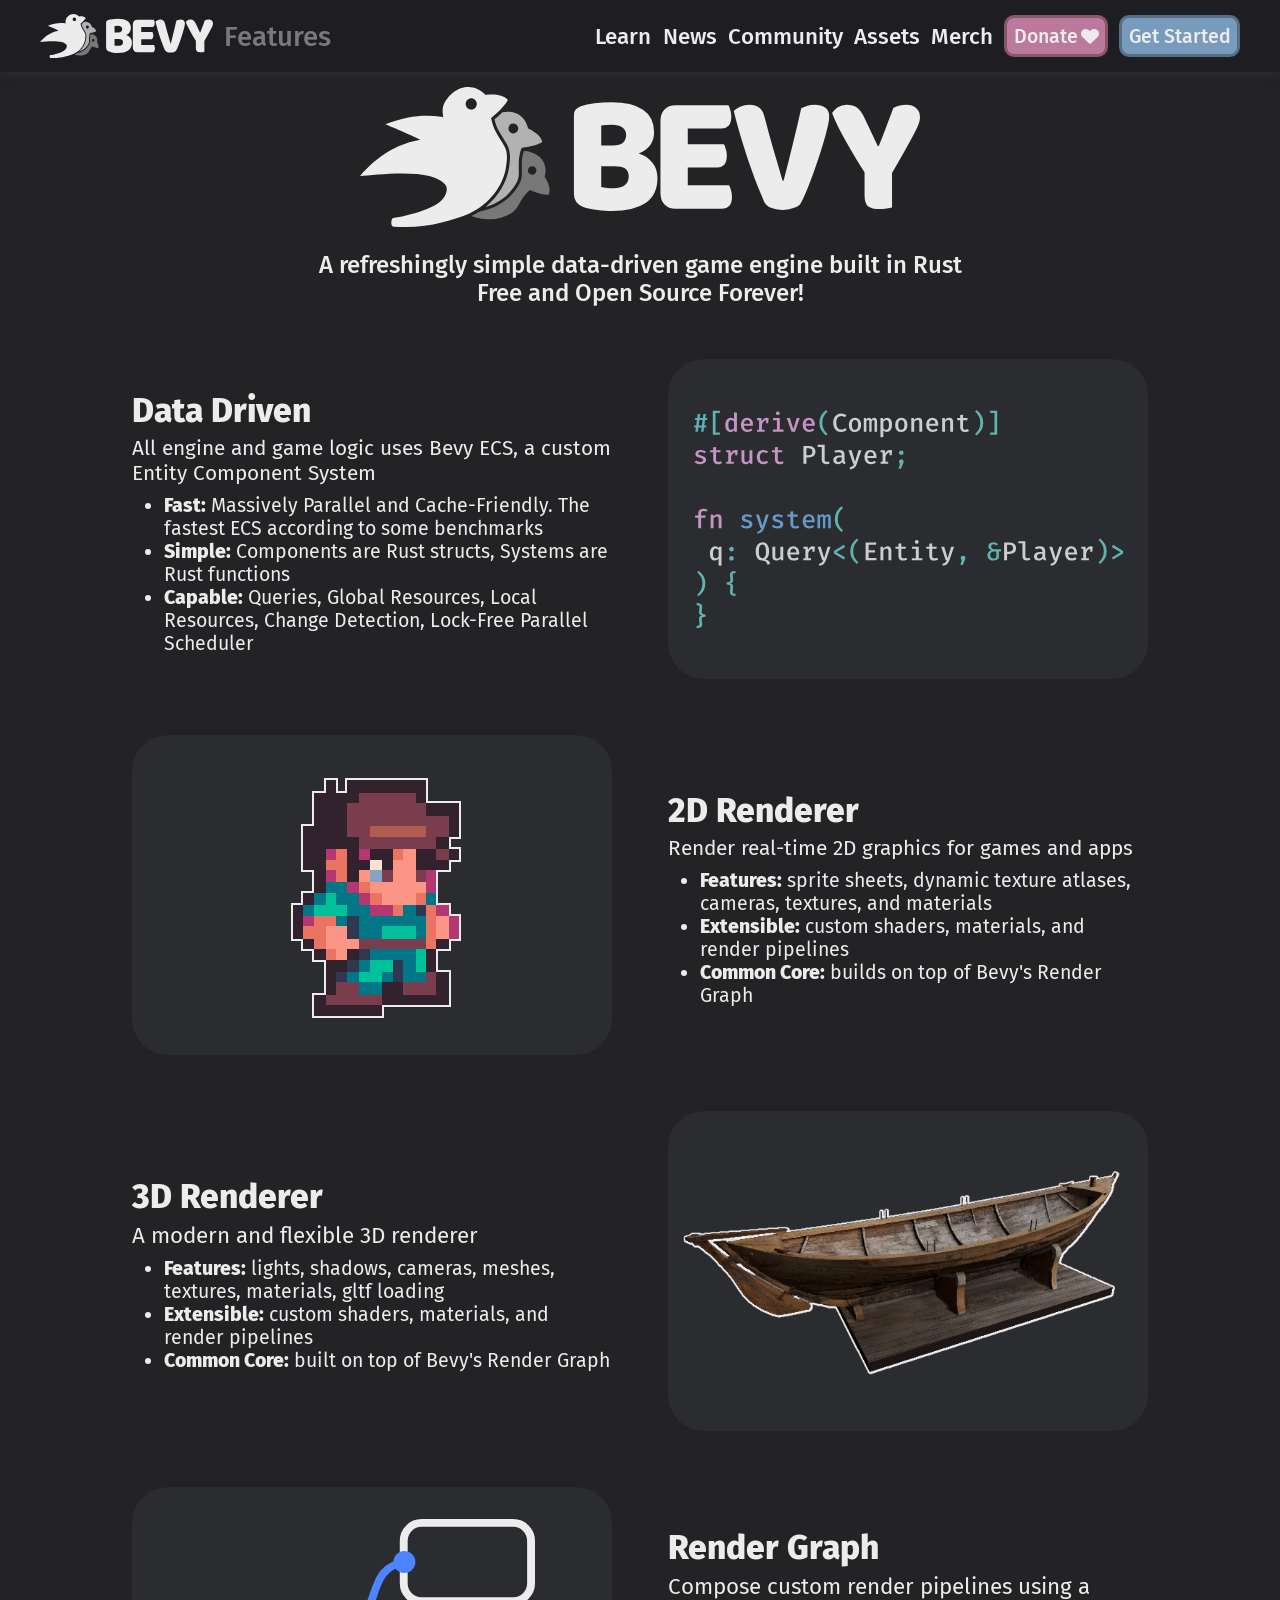
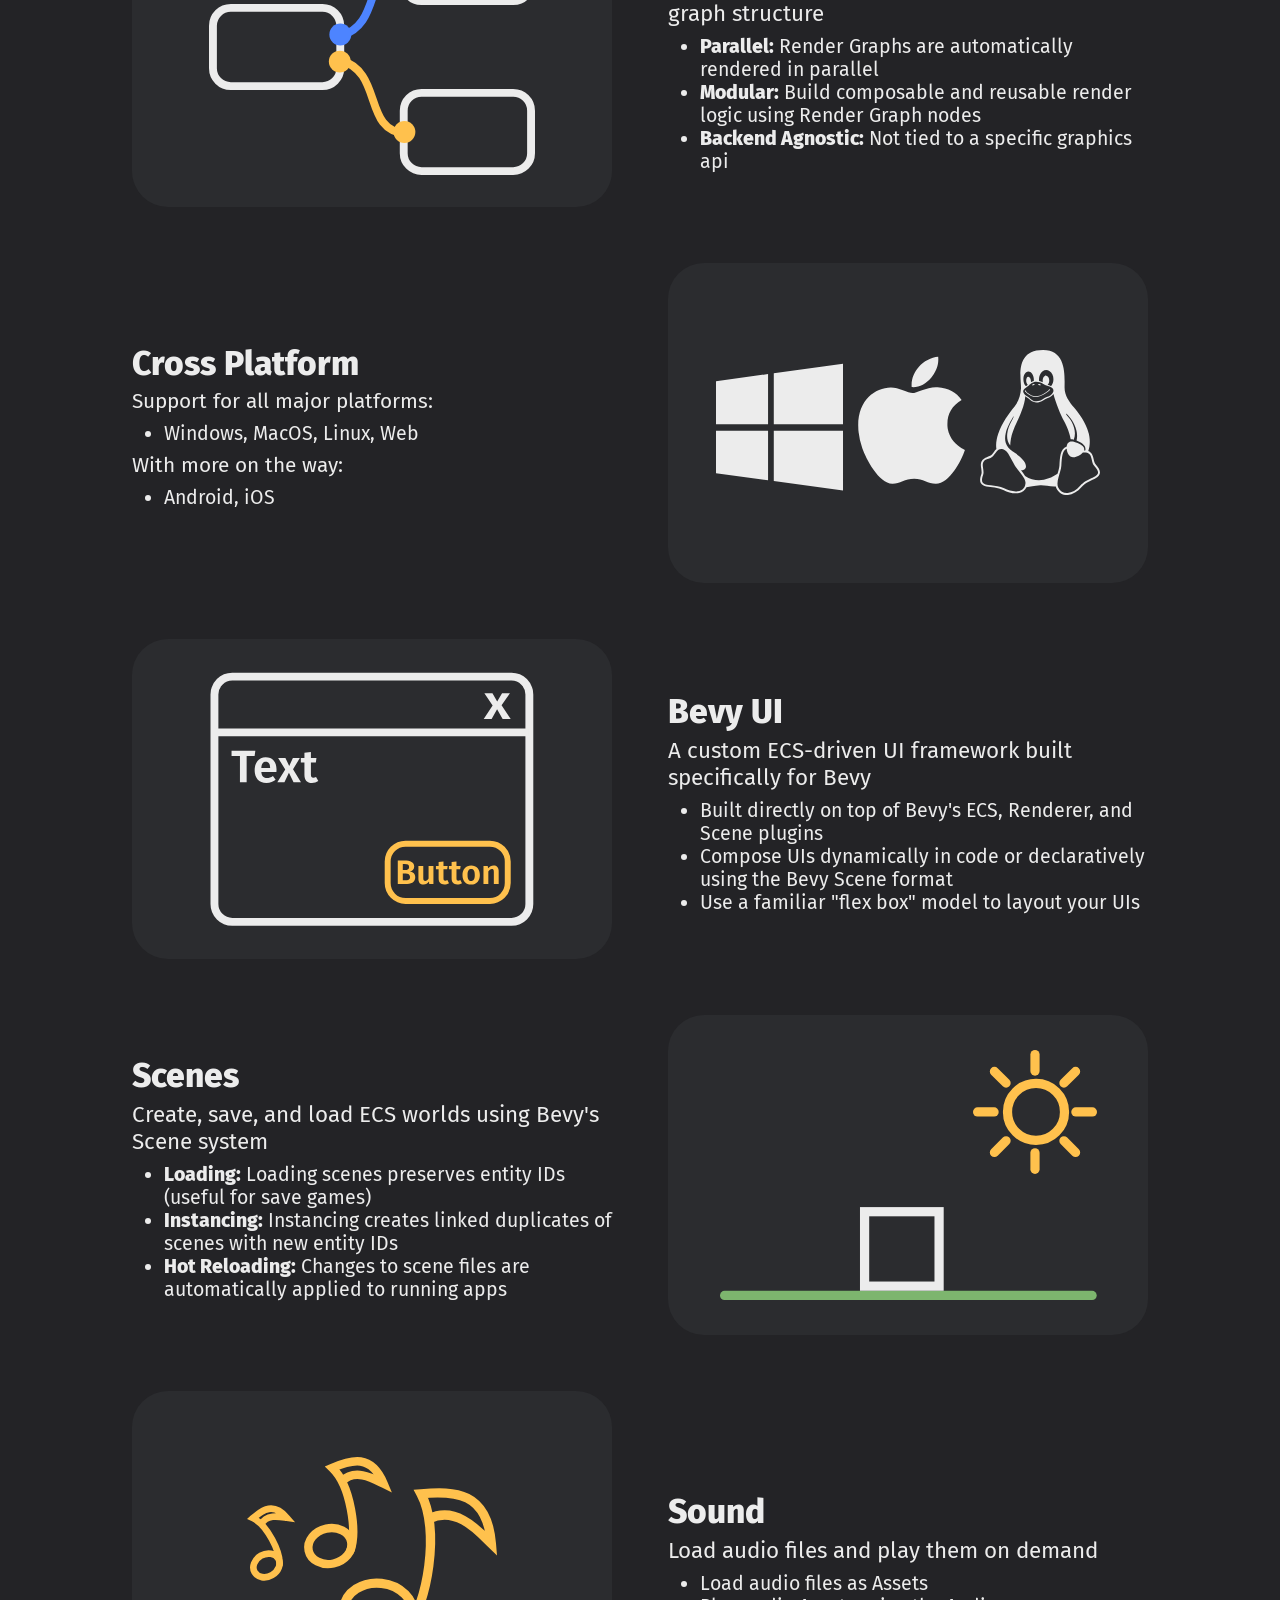
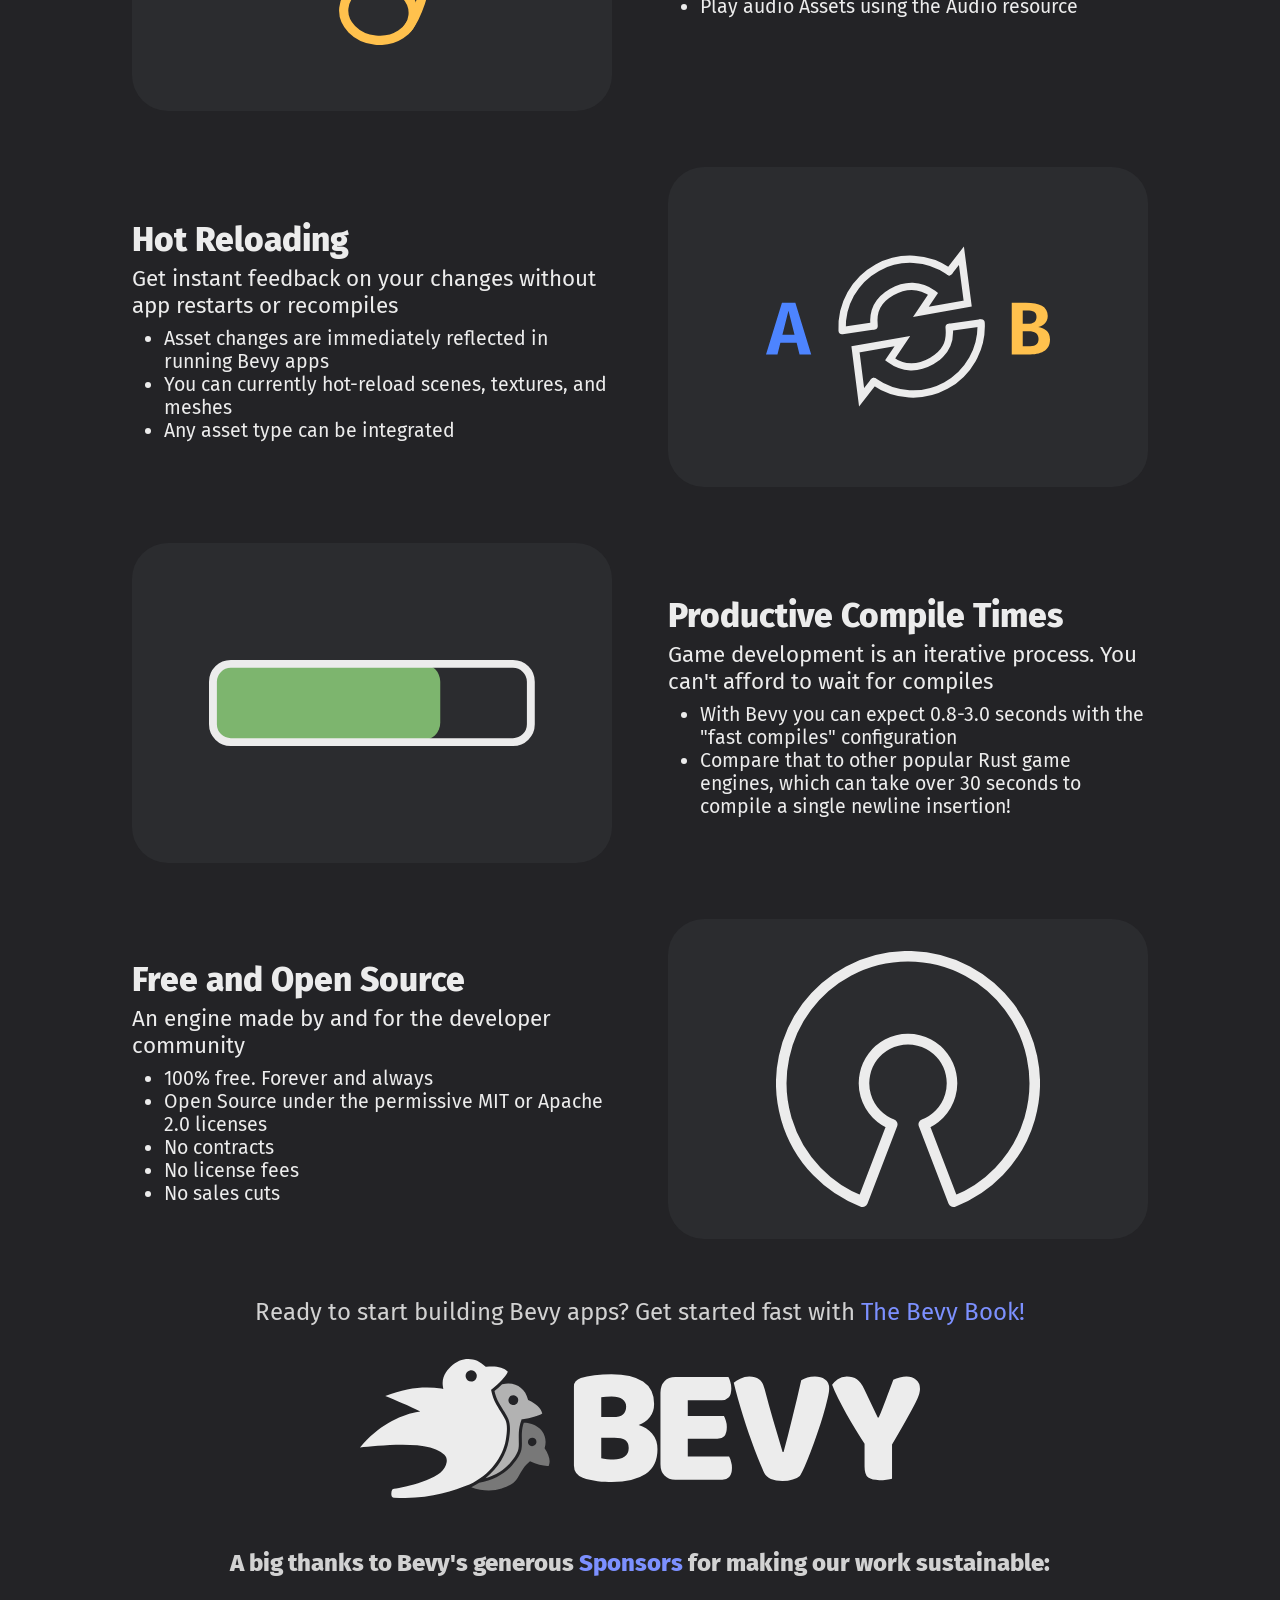
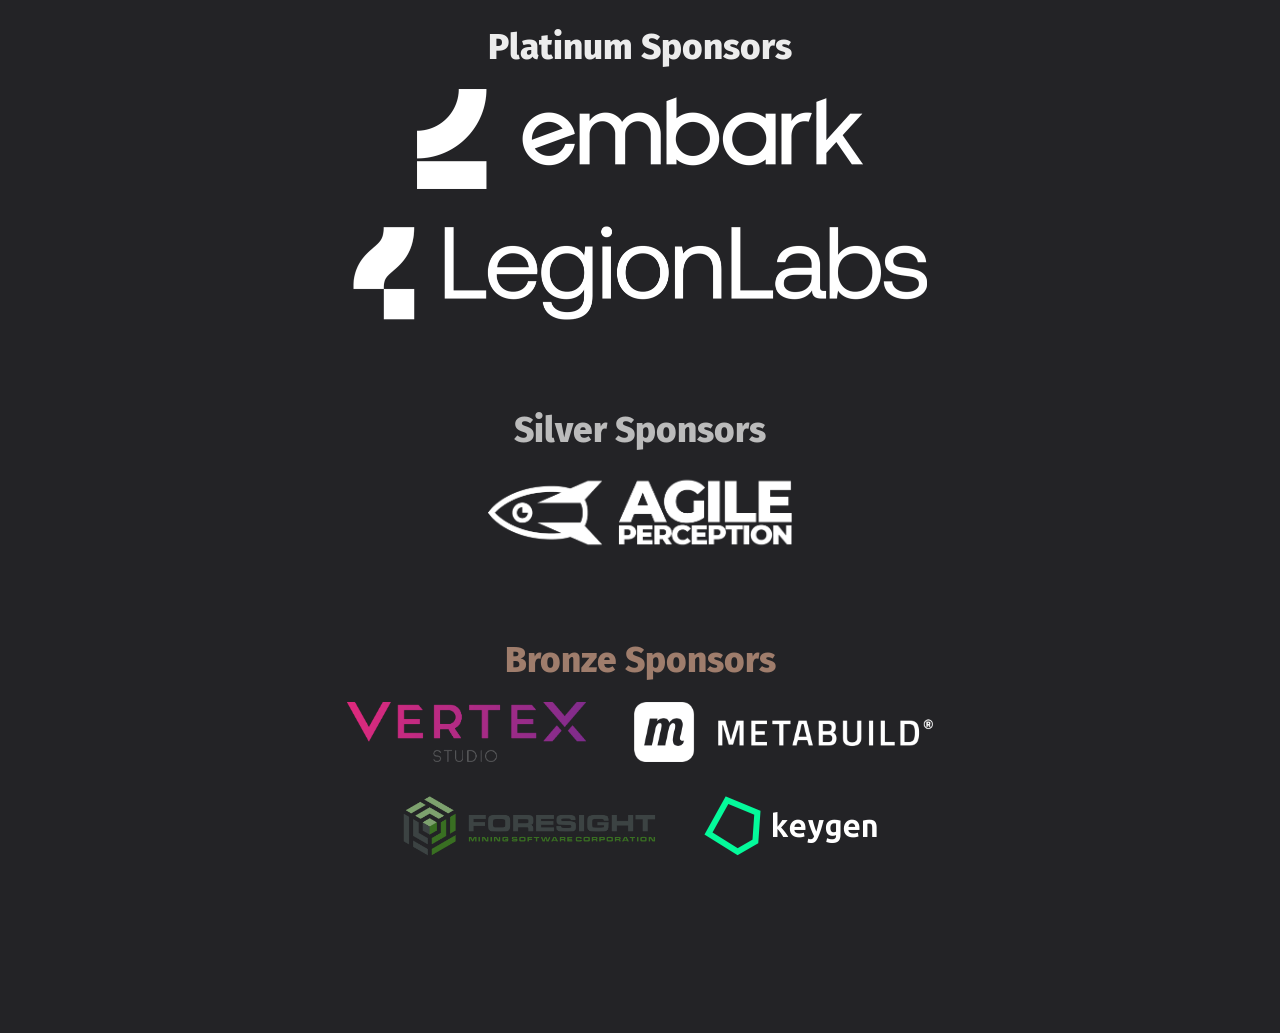
<file: index.html>
<!doctype html>
<html lang="en">
    <head>
        <meta charset="UTF-8">
        <meta name='viewport' content="width=device-width, initial-scale=1" />
        <meta property="og:title" content="Bevy - A data-driven game engine built in Rust " />
        <meta property="og:type" content="website" />
        <meta property="og:url" content="https://bevyengine.org&#x2F;&#x2F;" />
        <meta property="og:image" content="https://bevyengine.org/assets/bevy_logo_fill.png" />
        <meta property="og:description" content="Bevy is a refreshingly simple data-driven game engine built in Rust. It is free and open-source forever!" />
        <link rel="shortcut icon" type="image/png" href="/assets/favicon.png">
        <link rel="stylesheet" href="/site.css" />
        <link href="/atom.xml" rel="alternate" type="application/atom+xml" />
        <title>Bevy - A data-driven game engine built in Rust </title>
        
<meta name="description" content="A refreshingly simple data-driven game engine built in Rust. Free and Open Source Forever!" />

    </head>

    <body>
        <div class="headerbar-container">
            <nav class="headerbar container">
                <a href="/" class="header-logo">
                    <img src="/assets/bevy_logo_dark.svg" class="logo" alt="bevy logo" />
                </a>
                
                    <a href="/" class="header-logo-mobile">
                        <img src="/assets/bevy_icon_dark.svg" class="logo" alt="bevy icon" />
                    </a>
                
                <div class="header-item header-message">
                    
                        Features
                    
                </div>
                <div class="header-item header-push"></div>
                



    


<a href="&#x2F;learn" class="header-item" >
    Learn
</a>

                



    


<a href="&#x2F;news" class="header-item" >
    News
</a>

                



    


<a href="&#x2F;community" class="header-item" >
    Community
</a>

                



    


<a href="&#x2F;assets" class="header-item" >
    Assets
</a>

                <a class="header-item" href="https://merch.bevyengine.org">Merch</a>
                <a class="header-item header-button header-button-donate" href="https://github.com/sponsors/cart">Donate <img src="/assets/heart.svg" class="header-button-donate-heart" alt="heart icon"/></a>
                <a class="header-item header-button" href="/learn/book/getting-started/">Get Started</a>
            </nav>
        </div>
        <section class="section">
            <div class="container">
                
<div class="padded-content container">
    <img src="/assets/bevy_logo_dark.svg" class="bevy-logo-header" alt="Bevy logo"/>
    <div class="bevy-description">
        A refreshingly simple data-driven game engine built in Rust
        <br />
        Free and Open Source Forever!
    </div>
    <div class="feature-list">
        <div class="feature-container">
            <div class="feature-text">
                <h2 class="feature-title">Data Driven</h2>
                <div class="feature-description">
                    All engine and game logic uses Bevy ECS, a custom Entity Component System
                    <ul class="feature-sublist">
                        <li><b>Fast:</b> Massively Parallel and Cache-Friendly. The fastest ECS according to some
                            benchmarks</li>
                        <li><b>Simple:</b> Components are Rust structs, Systems are Rust functions</li>
                        <li><b>Capable:</b> Queries, Global Resources, Local Resources, Change Detection, Lock-Free
                            Parallel Scheduler</li>
                    </ul>
                </div>
            </div>
            <div class="feature-image">
                <img src="assets/ecs.svg" class="feature-img" style="width: 100%; max-width: 90%; max-height: 90%;" alt="ECS code"/>
            </div>

        </div>
        <div class="feature-container feature-container-reverse">
            <div class="feature-image">
                <img src="assets/sprite.png" class="feature-img" alt="Pixel art sprite of a person"/>
            </div>
            <div class="feature-text">
                <h2 class="feature-title">2D Renderer</h2>
                <div class="feature-description">
                    Render real-time 2D graphics for games and apps
                    <ul class="feature-sublist">
                        <li><b>Features:</b> sprite sheets, dynamic texture atlases, cameras, textures, and materials
                        </li>
                        <li><b>Extensible:</b> custom shaders, materials, and render pipelines</li>
                        <li><b>Common Core:</b> builds on top of Bevy's Render Graph</li>
                    </ul>
                </div>
            </div>
        </div>
        <div class="feature-container">
            <div class="feature-text">
                <h2 class="feature-title">3D Renderer</h2>
                A modern and flexible 3D renderer
                <ul class="feature-sublist">
                    <li><b>Features:</b> lights, shadows, cameras, meshes, textures, materials, gltf loading</li>
                    <li><b>Extensible:</b> custom shaders, materials, and render pipelines</li>
                    <li><b>Common Core:</b> built on top of Bevy's Render Graph</li>
                </ul>
            </div>
            <div class="feature-image">
                <img src="assets/boat.png" class="feature-img" style="max-height: 95%; max-width: 95%;" alt="3D boat model"/>
            </div>
        </div>
        <div class="feature-container feature-container-reverse">
            <div class="feature-image">
                <img src="assets/render_graph.svg" class="feature-img" alt="Render graph"/>
            </div>
            <div class="feature-text">
                <h2 class="feature-title">Render Graph</h2>
                Compose custom render pipelines using a graph structure
                <ul class="feature-sublist">
                    <li><b>Parallel:</b> Render Graphs are automatically rendered in parallel</li>
                    <li><b>Modular:</b> Build composable and reusable render logic using Render Graph nodes </li>
                    <li><b>Backend Agnostic:</b> Not tied to a specific graphics api</li>
                </ul>
            </div>
        </div>
        <div class="feature-container">
            <div class="feature-text">
                <h2 class="feature-title">Cross Platform</h2>
                <div class="feature-description">
                    Support for all major platforms:
                    <ul class="feature-sublist">
                        <li>Windows, MacOS, Linux, Web</li>
                    </ul>
                    With more on the way:
                    <ul class="feature-sublist">
                        <li>Android, iOS</li>
                    </ul>
                </div>
            </div>
        </div>
        <div class="feature-image">
            <img src="assets/platform-icons.svg" class="feature-img" alt="Microsoft, Apple, and Linux logos"/>
        </div>
        <div class="feature-container feature-container-reverse">
            <div class="feature-image">
                <img src="assets/bevy_ui.svg" class="feature-img" alt="UI dialog window diagram"/>
            </div>
            <div class="feature-text">
                <h2 class="feature-title">Bevy UI</h2>
                A custom ECS-driven UI framework built specifically for Bevy
                <ul class="feature-sublist">
                    <li>Built directly on top of Bevy's ECS, Renderer, and Scene plugins</li>
                    <li>Compose UIs dynamically in code or declaratively using the Bevy Scene format</li>
                    <li>Use a familiar "flex box" model to layout your UIs</li>
                </ul>
            </div>
        </div>
        <div class="feature-container">
            <div class="feature-text">
                <h2 class="feature-title">Scenes</h2>
                Create, save, and load ECS worlds using Bevy's Scene system
                <ul class="feature-sublist">
                    <li><b>Loading:</b> Loading scenes preserves entity IDs (useful for save games)</li>
                    <li><b>Instancing:</b> Instancing creates linked duplicates of scenes with new entity IDs</li>
                    <li><b>Hot Reloading:</b> Changes to scene files are automatically applied to running apps</li>
                </ul>
            </div>
            <div class="feature-image">
                <img src="assets/scene.svg" class="feature-img" alt="2D scene of a square upon grass under the sun"/>
            </div>
        </div>
        <div class="feature-container feature-container-reverse">
            <div class="feature-image">
                <img src="assets/sound.svg" class="feature-img" alt="Music notes"/>
            </div>
            <div class="feature-text">
                <h2 class="feature-title">Sound</h2>
                Load audio files and play them on demand
                <ul class="feature-sublist">
                    <li>Load audio files as Assets</li>
                    <li>Play audio Assets using the Audio resource</li>
                </ul>
            </div>
        </div>
        <div class="feature-container">
            <div class="feature-text">
                <h2 class="feature-title">Hot Reloading</h2>
                Get instant feedback on your changes without app restarts or recompiles
                <ul class="feature-sublist">
                    <li>Asset changes are immediately reflected in running Bevy apps</li>
                    <li>You can currently hot-reload scenes, textures, and meshes</li>
                    <li>Any asset type can be integrated</li>
                </ul>
            </div>
            <div class="feature-image">
                <img src="assets/hot_reloading.svg" class="feature-img" alt="Hot reloading diagram"/>
            </div>
        </div>
        <div class="feature-container feature-container-reverse">
            <div class="feature-image">
                <img src="assets/progressbar.svg" class="feature-img" alt="Compile time progress bar"/>
            </div>
            <div class="feature-text">
                <h2 class="feature-title">Productive Compile Times</h2>
                Game development is an iterative process. You can't afford to wait for compiles
                <ul class="feature-sublist">
                    <li>With Bevy you can expect 0.8-3.0 seconds with the "fast compiles" configuration</li>
                    <li>Compare that to other popular Rust game engines, which can take over 30 seconds to compile a
                        single
                        newline insertion!</li>
                </ul>
            </div>
        </div>
        <div class="feature-container">
            <div class="feature-text">
                <h2 class="feature-title">Free and Open Source</h2>
                An engine made by and for the developer community
                <ul class="feature-sublist">
                    <li>100% free. Forever and always</li>
                    <li>Open Source under the permissive MIT or Apache 2.0 licenses</li>
                    <li>No contracts</li>
                    <li>No license fees</li>
                    <li>No sales cuts</li>
                </ul>
            </div>
            <div class="feature-image">
                <img src="assets/opensource.svg" class="feature-img" alt="The open source icon"/>
            </div>
        </div>
    </div>
    <div class="media-content features-whats-next">
        Ready to start building Bevy apps? Get started fast with <a href="learn/book/introduction/">The Bevy Book!</a>
    </div>
    <img src="/assets/bevy_logo_dark.svg" class="bevy-logo-header" alt="Bevy logo"/>
    <div class="media-content features-sponsors">
        <h3>A big thanks to Bevy's generous <a href="https://github.com/sponsors/cart/">Sponsors</a> for making our work sustainable:</h3>
        <div class="sponsors sponsors--platinum">
            <h2 class="sponsors__title">Platinum Sponsors</h2>
            <div class="sponsors__content">
                <a class="sponsors__link" href="https://www.embark-studios.com">
                    <img class="sponsors__logo" src="assets/embark.png" alt="Embark Studios logo"/>
                </a>
                <a class="sponsors__link" href="https://legionlabs.com">
                    <img class="sponsors__logo" src="assets/LegionLabs.png" alt="Legion Labs logo"/>
                </a>
            </div>
        </div>
        <div class="sponsors sponsors--silver">
            <h2 class="sponsors__title">Silver Sponsors</h2>
            <div class="sponsors__content">
                <a class="sponsors__link" href="https://agileperception.com">
                    <img class="sponsors__logo" src="assets/agile_perception.png" alt="Agile Perception logo"/>
                </a>
            </div>
        </div>
        <div class="sponsors sponsors--bronze">
            <h2 class="sponsors__title">Bronze Sponsors</h2>
            <div class="sponsors__content">
                <a class="sponsors__link" href="https://vertexstudio.co">
                    <img class="sponsors__logo" src="assets/vertex_studio.png" alt="Vertex Studio logo"/>
                </a>
                <a class="sponsors__link" href="https://www.metabuild.io">
                    <img class="sponsors__logo" src="assets/metabuild.png" alt="Metabuild Logo"/>
                </a>
                <a class="sponsors__link" href="https://www.foresightmining.com">
                    <img class="sponsors__logo" src="assets/Foresight_Mining_Software_Corporation.png" alt="Foresight Mining Software Corporation logo"/>
                </a>
                <a class="sponsors__link" href="https://keygen.sh">
                    <img class="sponsors__logo" src="assets/keygen.png" alt="Keygen logo"/>
                </a>
            </div>
        </div>
    </div>
</div>

            </div>
        </section>
    </body>
</html>
</file>
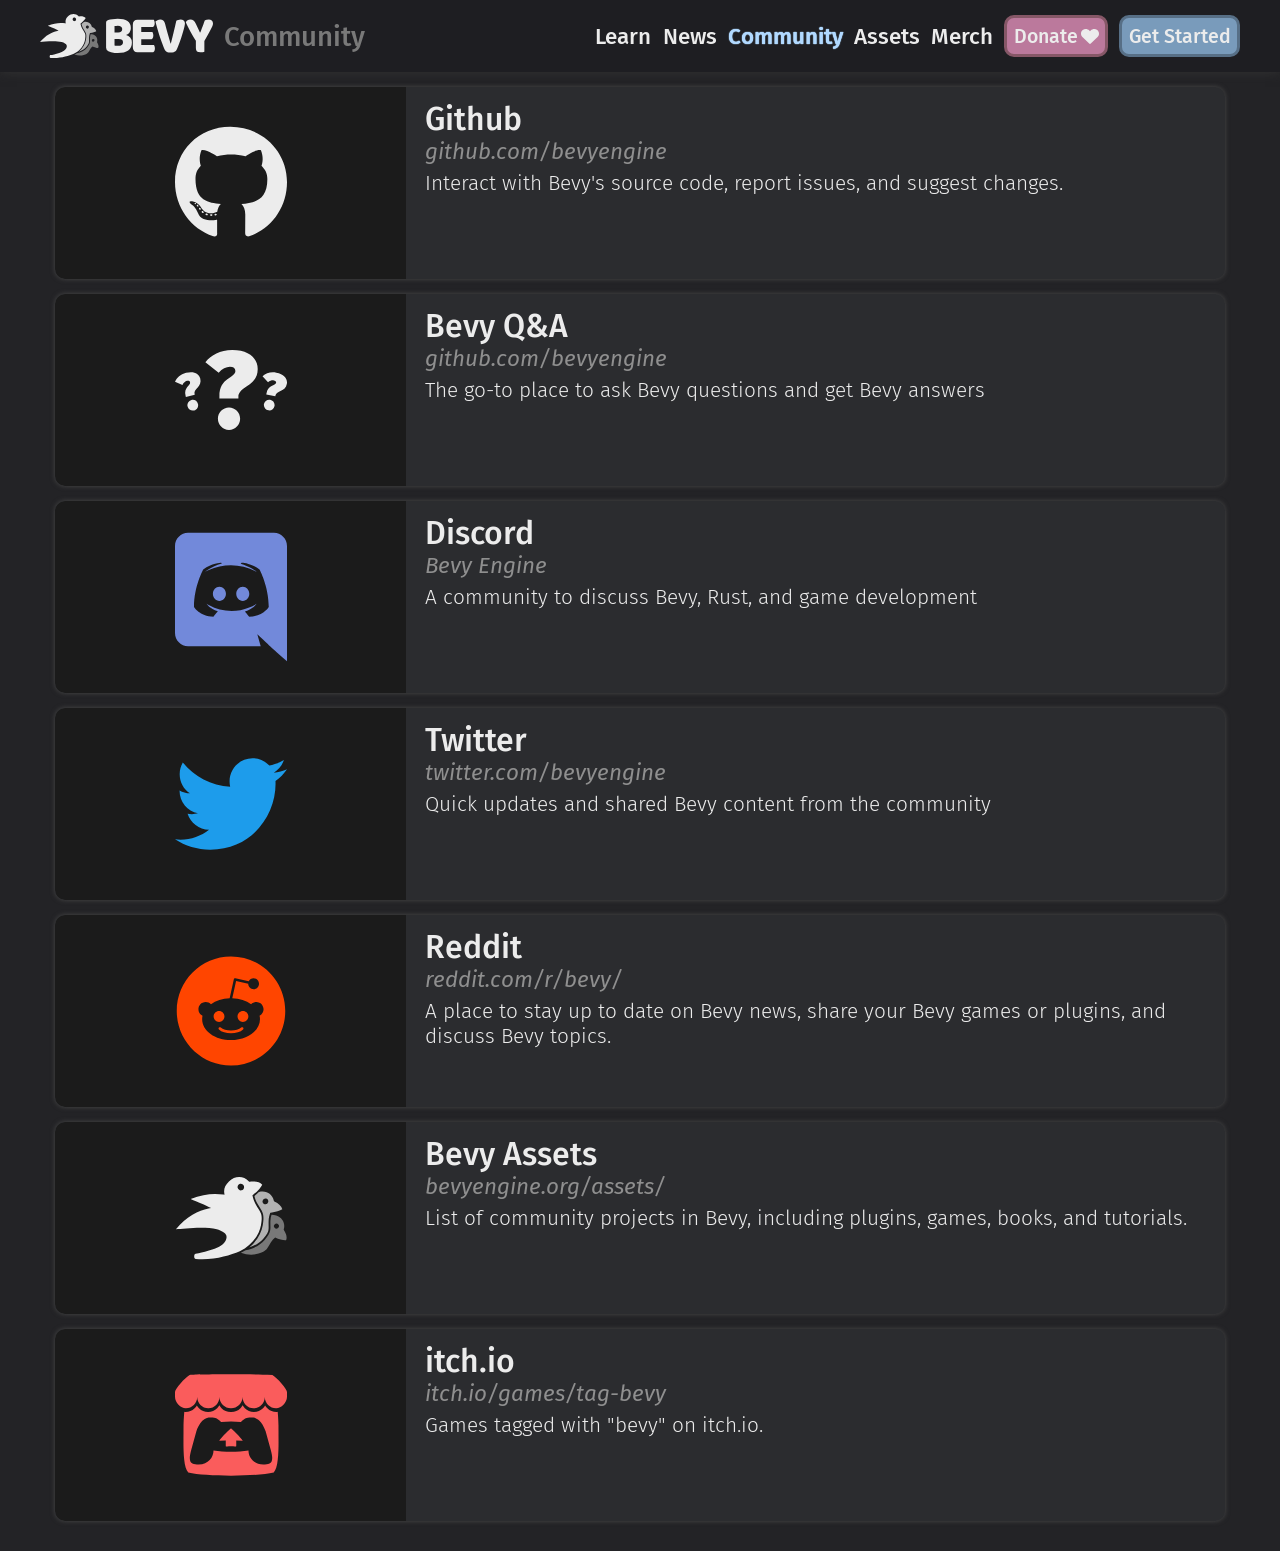
<file: community/index.html>
<!doctype html>
<html lang="en">
    <head>
        <meta charset="UTF-8">
        <meta name='viewport' content="width=device-width, initial-scale=1" />
        <meta property="og:title" content="Bevy - Community" />
        <meta property="og:type" content="website" />
        <meta property="og:url" content="https://bevyengine.org&#x2F;&#x2F;community&#x2F;" />
        <meta property="og:image" content="https://bevyengine.org/assets/bevy_logo_fill.png" />
        <meta property="og:description" content="Bevy is a refreshingly simple data-driven game engine built in Rust. It is free and open-source forever!" />
        <link rel="shortcut icon" type="image/png" href="/assets/favicon.png">
        <link rel="stylesheet" href="/site.css" />
        <link href="/atom.xml" rel="alternate" type="application/atom+xml" />
        <title>Bevy - Community</title>
         
    </head>

    <body>
        <div class="headerbar-container">
            <nav class="headerbar container">
                <a href="/" class="header-logo">
                    <img src="/assets/bevy_logo_dark.svg" class="logo" alt="bevy logo" />
                </a>
                
                    <a href="/" class="header-logo-mobile">
                        <img src="/assets/bevy_icon_dark.svg" class="logo" alt="bevy icon" />
                    </a>
                
                <div class="header-item header-message">
                    
                    Community
                    
                </div>
                <div class="header-item header-push"></div>
                



    


<a href="&#x2F;learn" class="header-item" >
    Learn
</a>

                



    


<a href="&#x2F;news" class="header-item" >
    News
</a>

                



    


<a href="&#x2F;community" class="header-item header-item-active"  >
    Community
</a>

                



    


<a href="&#x2F;assets" class="header-item" >
    Assets
</a>

                <a class="header-item" href="https://merch.bevyengine.org">Merch</a>
                <a class="header-item header-button header-button-donate" href="https://github.com/sponsors/cart">Donate <img src="/assets/heart.svg" class="header-button-donate-heart" alt="heart icon"/></a>
                <a class="header-item header-button" href="/learn/book/getting-started/">Get Started</a>
            </nav>
        </div>
        <section class="section">
            <div class="container">
                
<div class="card-list padded-content">
    <a class="card" href="https://github.com/bevyengine/bevy">
        <div class="card-image">
            <img src="/assets/github.svg" class="centered-card-image community-icon" alt="Github logo" />
        </div>
        <div class="card-text">
            <div class="card-title">
                Github
            </div>
            <div class="card-subtitle">
                github.com/bevyengine
            </div>
            <div class="card-description">
                Interact with Bevy's source code, report issues, and suggest changes.
            </div>
        </div>
    </a>
    <a class="card" href="https://github.com/bevyengine/bevy/discussions/categories/q-a">
        <div class="card-image">
            <img src="/assets/q_and_a.svg" class="centered-card-image community-icon" alt="Q and A logo" />
        </div>
        <div class="card-text">
            <div class="card-title">
                Bevy Q&A
            </div>
            <div class="card-subtitle">
                github.com/bevyengine
            </div>
            <div class="card-description">
                The go-to place to ask Bevy questions and get Bevy answers
            </div>
        </div>
    </a>
    <a class="card" href="https://discord.gg/bevy">
        <div class="card-image">
            <img src="/assets/discord.svg" class="centered-card-image community-icon" alt="Discord logo" />
        </div>
        <div class="card-text">
            <div class="card-title">
                Discord
            </div>
            <div class="card-subtitle">
                Bevy Engine
            </div>
            <div class="card-description">
                A community to discuss Bevy, Rust, and game development
            </div>
        </div>
    </a>
    <a class="card" href="https://twitter.com/BevyEngine">
        <div class="card-image">
            <img src="/assets/twitter.svg" class="centered-card-image community-icon" alt="Twitter logo" />
        </div>
        <div class="card-text">
            <div class="card-title">
                Twitter
            </div>
            <div class="card-subtitle">
                twitter.com/bevyengine
            </div>
            <div class="card-description">
                Quick updates and shared Bevy content from the community
            </div>
        </div>
    </a>
    <a class="card" href="https://www.reddit.com/r/bevy/">
        <div class="card-image">
            <img src="/assets/reddit.svg" class="centered-card-image community-icon" alt="Reddit logo" />
        </div>
        <div class="card-text">
            <div class="card-title">
                Reddit
            </div>
            <div class="card-subtitle">
                reddit.com/r/bevy/
            </div>
            <div class="card-description">
                A place to stay up to date on Bevy news, share your Bevy games or plugins, and discuss Bevy topics.
            </div>
        </div>
    </a>
    <a class="card" href="https://bevyengine.org/assets/">
        <div class="card-image">
            <img src="/assets/bevy_icon_dark.svg" class="centered-card-image community-icon" alt="Bevy logo" />
        </div>
        <div class="card-text">
            <div class="card-title">
                Bevy Assets
            </div>
            <div class="card-subtitle">
                bevyengine.org/assets/
            </div>
            <div class="card-description">
                List of community projects in Bevy, including plugins, games, books, and tutorials.
            </div>
        </div>
    </a>
    <a class="card" href="https://itch.io/games/tag-bevy">
        <div class="card-image">
            <img src="/assets/itchio-textless.svg" class="centered-card-image community-icon" alt="itch.io logo" />
        </div>
        <div class="card-text">
            <div class="card-title">
                itch.io
            </div>
            <div class="card-subtitle">
                itch.io/games/tag-bevy
            </div>
            <div class="card-description">
                Games tagged with "bevy" on itch.io.
            </div>
        </div>
    </a>
</div>

            </div>
        </section>
    </body>
</html>
</file>
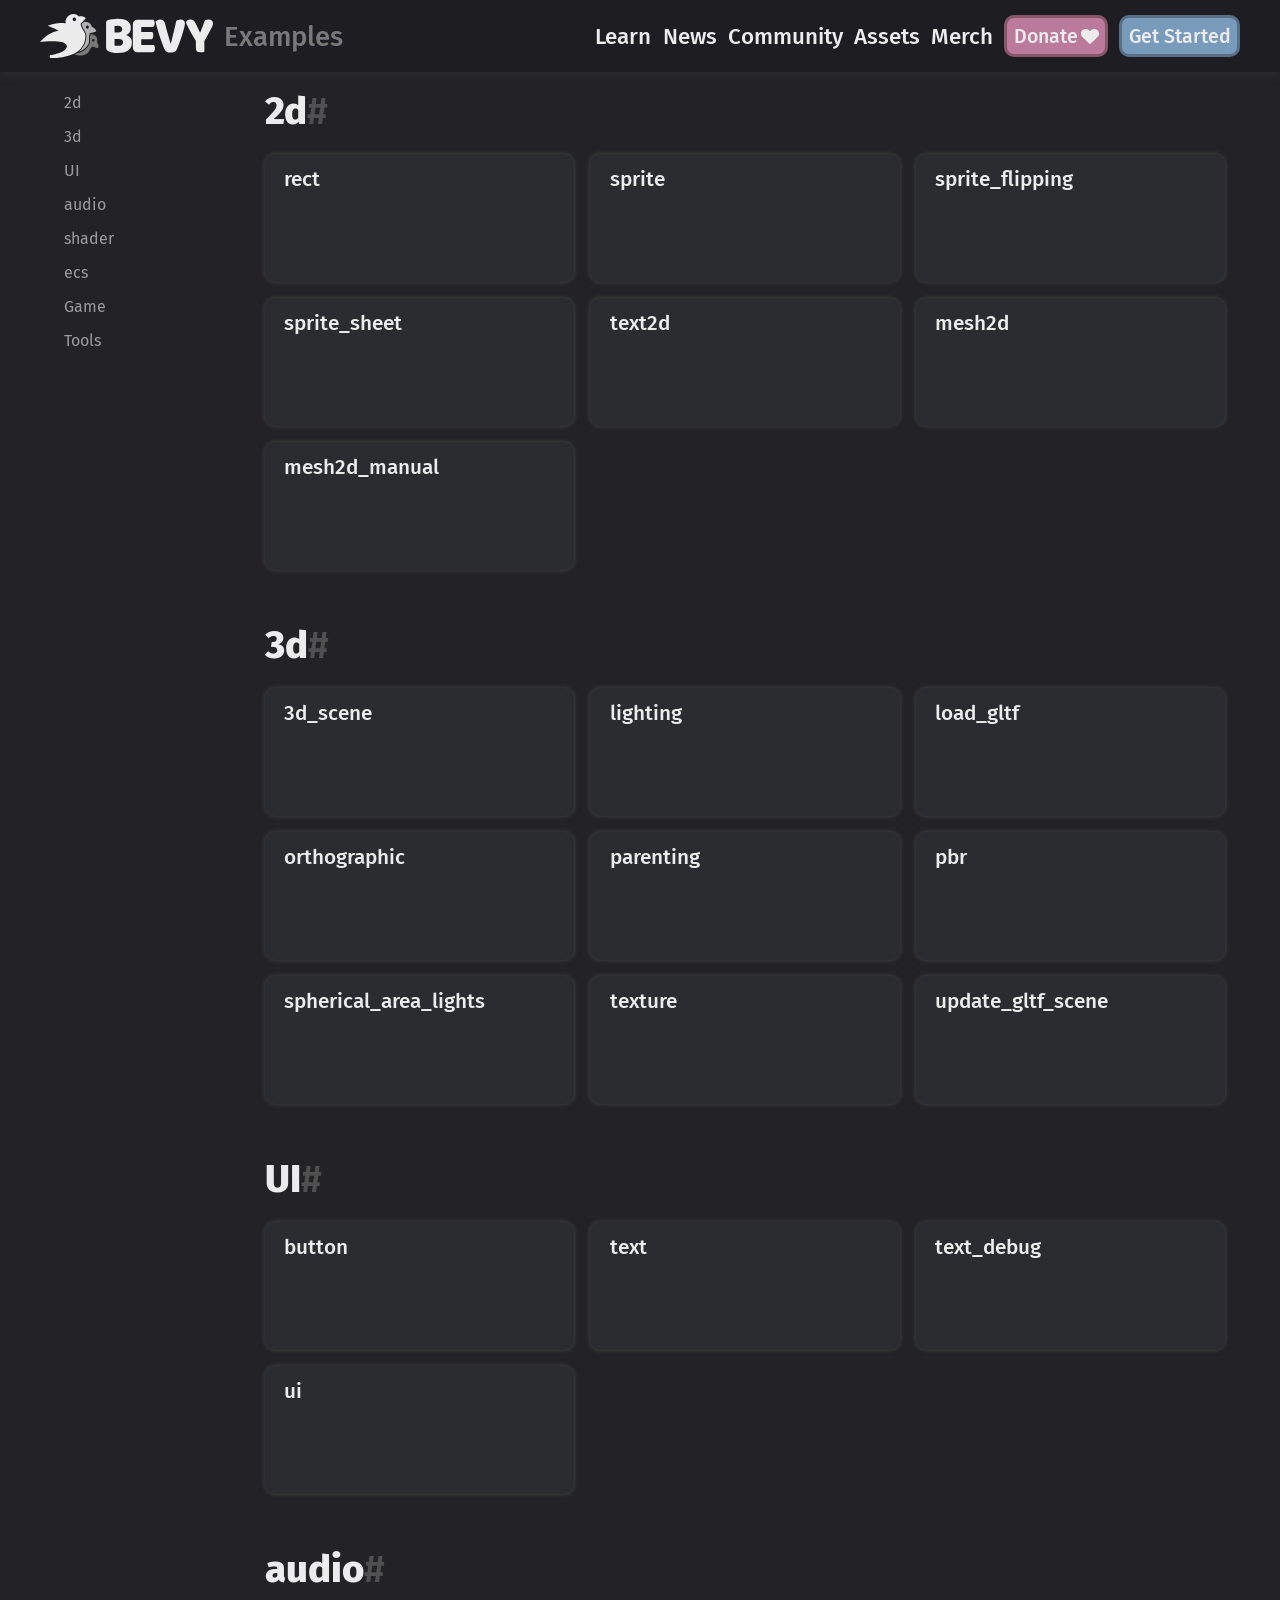
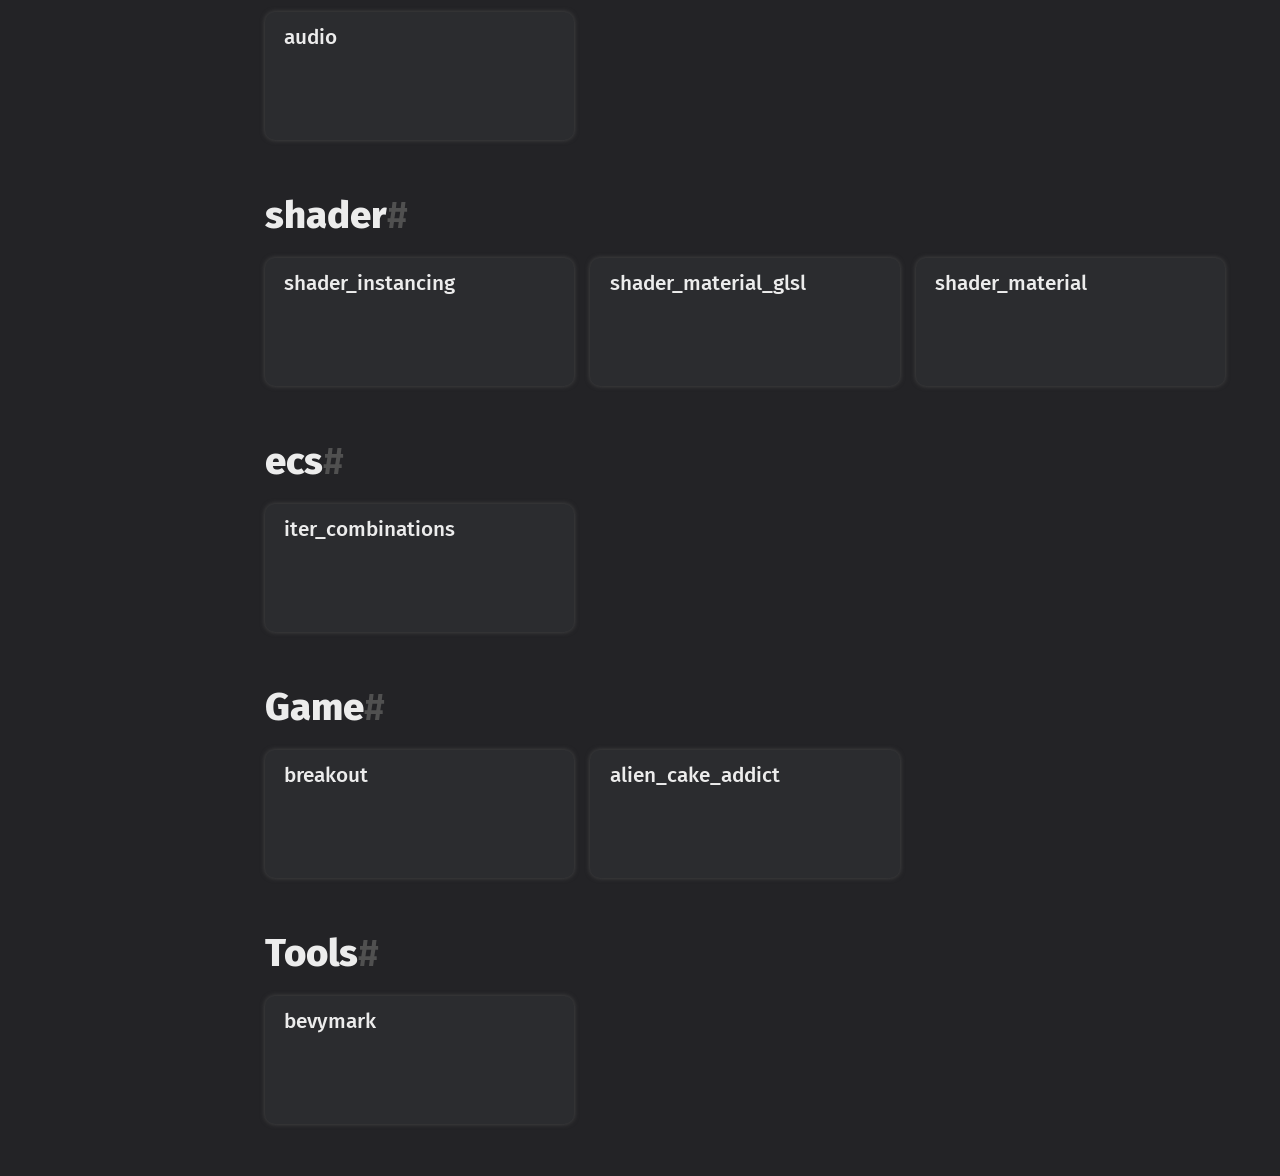
<file: examples/index.html>
<!doctype html>
<html lang="en">
    <head>
        <meta charset="UTF-8">
        <meta name='viewport' content="width=device-width, initial-scale=1" />
        <meta property="og:title" content="Bevy - Bevy Examples in WebGL2" />
        <meta property="og:type" content="website" />
        <meta property="og:url" content="https://bevyengine.org&#x2F;&#x2F;examples&#x2F;" />
        <meta property="og:image" content="https://bevyengine.org/assets/bevy_logo_fill.png" />
        <meta property="og:description" content="Bevy is a refreshingly simple data-driven game engine built in Rust. It is free and open-source forever!" />
        <link rel="shortcut icon" type="image/png" href="/assets/favicon.png">
        <link rel="stylesheet" href="/site.css" />
        <link href="/atom.xml" rel="alternate" type="application/atom+xml" />
        <title>Bevy - Bevy Examples in WebGL2</title>
         
    </head>

    <body>
        <div class="headerbar-container">
            <nav class="headerbar container">
                <a href="/" class="header-logo">
                    <img src="/assets/bevy_logo_dark.svg" class="logo" alt="bevy logo" />
                </a>
                
                    <a href="/" class="header-logo-mobile">
                        <img src="/assets/bevy_icon_dark.svg" class="logo" alt="bevy icon" />
                    </a>
                
                <div class="header-item header-message">
                    
                    Examples
                    
                </div>
                <div class="header-item header-push"></div>
                



    


<a href="&#x2F;learn" class="header-item" >
    Learn
</a>

                



    


<a href="&#x2F;news" class="header-item" >
    News
</a>

                



    


<a href="&#x2F;community" class="header-item" >
    Community
</a>

                



    


<a href="&#x2F;assets" class="header-item" >
    Assets
</a>

                <a class="header-item" href="https://merch.bevyengine.org">Merch</a>
                <a class="header-item header-button header-button-donate" href="https://github.com/sponsors/cart">Donate <img src="/assets/heart.svg" class="header-button-donate-heart" alt="heart icon"/></a>
                <a class="header-item header-button" href="/learn/book/getting-started/">Get Started</a>
            </nav>
        </div>
        <section class="section">
            <div class="container">
                
<div class="assets">
    <input type="checkbox" style="display: none" id="show-book-nav" />
    <nav class="book-nav" role="navigation">
        
    <ul class="tree-menu">
        
            
    
    
    

    

    <li class="tree-menu__item">
        <div class="tree-menu__label">
            <a class="tree-menu__link" href="#2d">2d</a>
            
        </div>
        
    </li>

        
            
    
    
    

    

    <li class="tree-menu__item">
        <div class="tree-menu__label">
            <a class="tree-menu__link" href="#3d">3d</a>
            
        </div>
        
    </li>

        
            
    
    
    

    

    <li class="tree-menu__item">
        <div class="tree-menu__label">
            <a class="tree-menu__link" href="#ui">UI</a>
            
        </div>
        
    </li>

        
            
    
    
    

    

    <li class="tree-menu__item">
        <div class="tree-menu__label">
            <a class="tree-menu__link" href="#audio">audio</a>
            
        </div>
        
    </li>

        
            
    
    
    

    

    <li class="tree-menu__item">
        <div class="tree-menu__label">
            <a class="tree-menu__link" href="#shader">shader</a>
            
        </div>
        
    </li>

        
            
    
    
    

    

    <li class="tree-menu__item">
        <div class="tree-menu__label">
            <a class="tree-menu__link" href="#ecs">ecs</a>
            
        </div>
        
    </li>

        
            
    
    
    

    

    <li class="tree-menu__item">
        <div class="tree-menu__label">
            <a class="tree-menu__link" href="#game">Game</a>
            
        </div>
        
    </li>

        
            
    
    
    

    

    <li class="tree-menu__item">
        <div class="tree-menu__label">
            <a class="tree-menu__link" href="#tools">Tools</a>
            
        </div>
        
    </li>

        
    </ul>

    </nav>
    <div class="book-content">
        
        

        <h1 id="2d" class="asset-section">
            2d<a class="anchor-link" href="#2d">#</a>
        </h1>

        
        <div class="item-grid">
            
            
            

            <a class="card" href="/examples/2d/rect/"
                id="rect">
                
                <div class="card-text">
                    <div class="card-title">rect</div>
                </div>
            </a>

            

            <a class="card" href="/examples/2d/sprite/"
                id="sprite">
                
                <div class="card-text">
                    <div class="card-title">sprite</div>
                </div>
            </a>

            

            <a class="card" href="/examples/2d/sprite-flipping/"
                id="sprite-flipping">
                
                <div class="card-text">
                    <div class="card-title">sprite_flipping</div>
                </div>
            </a>

            

            <a class="card" href="/examples/2d/sprite-sheet/"
                id="sprite-sheet">
                
                <div class="card-text">
                    <div class="card-title">sprite_sheet</div>
                </div>
            </a>

            

            <a class="card" href="/examples/2d/text2d/"
                id="text2d">
                
                <div class="card-text">
                    <div class="card-title">text2d</div>
                </div>
            </a>

            

            <a class="card" href="/examples/2d/mesh2d/"
                id="mesh2d">
                
                <div class="card-text">
                    <div class="card-title">mesh2d</div>
                </div>
            </a>

            

            <a class="card" href="/examples/2d/mesh2d-manual/"
                id="mesh2d-manual">
                
                <div class="card-text">
                    <div class="card-title">mesh2d_manual</div>
                </div>
            </a>

            
        </div>
        

        
        

        <h1 id="3d" class="asset-section">
            3d<a class="anchor-link" href="#3d">#</a>
        </h1>

        
        <div class="item-grid">
            
            
            

            <a class="card" href="/examples/3d/3d-scene/"
                id="3d-scene">
                
                <div class="card-text">
                    <div class="card-title">3d_scene</div>
                </div>
            </a>

            

            <a class="card" href="/examples/3d/lighting/"
                id="lighting">
                
                <div class="card-text">
                    <div class="card-title">lighting</div>
                </div>
            </a>

            

            <a class="card" href="/examples/3d/load-gltf/"
                id="load-gltf">
                
                <div class="card-text">
                    <div class="card-title">load_gltf</div>
                </div>
            </a>

            

            <a class="card" href="/examples/3d/orthographic/"
                id="orthographic">
                
                <div class="card-text">
                    <div class="card-title">orthographic</div>
                </div>
            </a>

            

            <a class="card" href="/examples/3d/parenting/"
                id="parenting">
                
                <div class="card-text">
                    <div class="card-title">parenting</div>
                </div>
            </a>

            

            <a class="card" href="/examples/3d/pbr/"
                id="pbr">
                
                <div class="card-text">
                    <div class="card-title">pbr</div>
                </div>
            </a>

            

            <a class="card" href="/examples/3d/spherical-area-lights/"
                id="spherical-area-lights">
                
                <div class="card-text">
                    <div class="card-title">spherical_area_lights</div>
                </div>
            </a>

            

            <a class="card" href="/examples/3d/texture/"
                id="texture">
                
                <div class="card-text">
                    <div class="card-title">texture</div>
                </div>
            </a>

            

            <a class="card" href="/examples/3d/update-gltf-scene/"
                id="update-gltf-scene">
                
                <div class="card-text">
                    <div class="card-title">update_gltf_scene</div>
                </div>
            </a>

            
        </div>
        

        
        

        <h1 id="ui" class="asset-section">
            UI<a class="anchor-link" href="#ui">#</a>
        </h1>

        
        <div class="item-grid">
            
            
            

            <a class="card" href="/examples/ui/button/"
                id="button">
                
                <div class="card-text">
                    <div class="card-title">button</div>
                </div>
            </a>

            

            <a class="card" href="/examples/ui/text/"
                id="text">
                
                <div class="card-text">
                    <div class="card-title">text</div>
                </div>
            </a>

            

            <a class="card" href="/examples/ui/text-debug/"
                id="text-debug">
                
                <div class="card-text">
                    <div class="card-title">text_debug</div>
                </div>
            </a>

            

            <a class="card" href="/examples/ui/ui/"
                id="ui">
                
                <div class="card-text">
                    <div class="card-title">ui</div>
                </div>
            </a>

            
        </div>
        

        
        

        <h1 id="audio" class="asset-section">
            audio<a class="anchor-link" href="#audio">#</a>
        </h1>

        
        <div class="item-grid">
            
            
            

            <a class="card" href="/examples/audio/audio/"
                id="audio">
                
                <div class="card-text">
                    <div class="card-title">audio</div>
                </div>
            </a>

            
        </div>
        

        
        

        <h1 id="shader" class="asset-section">
            shader<a class="anchor-link" href="#shader">#</a>
        </h1>

        
        <div class="item-grid">
            
            
            

            <a class="card" href="/examples/shader/shader-instancing/"
                id="shader-instancing">
                
                <div class="card-text">
                    <div class="card-title">shader_instancing</div>
                </div>
            </a>

            

            <a class="card" href="/examples/shader/shader-material-glsl/"
                id="shader-material-glsl">
                
                <div class="card-text">
                    <div class="card-title">shader_material_glsl</div>
                </div>
            </a>

            

            <a class="card" href="/examples/shader/shader-material/"
                id="shader-material">
                
                <div class="card-text">
                    <div class="card-title">shader_material</div>
                </div>
            </a>

            
        </div>
        

        
        

        <h1 id="ecs" class="asset-section">
            ecs<a class="anchor-link" href="#ecs">#</a>
        </h1>

        
        <div class="item-grid">
            
            
            

            <a class="card" href="/examples/ecs/iter-combinations/"
                id="iter-combinations">
                
                <div class="card-text">
                    <div class="card-title">iter_combinations</div>
                </div>
            </a>

            
        </div>
        

        
        

        <h1 id="game" class="asset-section">
            Game<a class="anchor-link" href="#game">#</a>
        </h1>

        
        <div class="item-grid">
            
            
            

            <a class="card" href="/examples/game/breakout/"
                id="breakout">
                
                <div class="card-text">
                    <div class="card-title">breakout</div>
                </div>
            </a>

            

            <a class="card" href="/examples/game/alien-cake-addict/"
                id="alien-cake-addict">
                
                <div class="card-text">
                    <div class="card-title">alien_cake_addict</div>
                </div>
            </a>

            
        </div>
        

        
        

        <h1 id="tools" class="asset-section">
            Tools<a class="anchor-link" href="#tools">#</a>
        </h1>

        
        <div class="item-grid">
            
            
            

            <a class="card" href="/examples/tools/bevymark/"
                id="bevymark">
                
                <div class="card-text">
                    <div class="card-title">bevymark</div>
                </div>
            </a>

            
        </div>
        

        
    </div>
</div>

            </div>
        </section>
    </body>
</html>
</file>
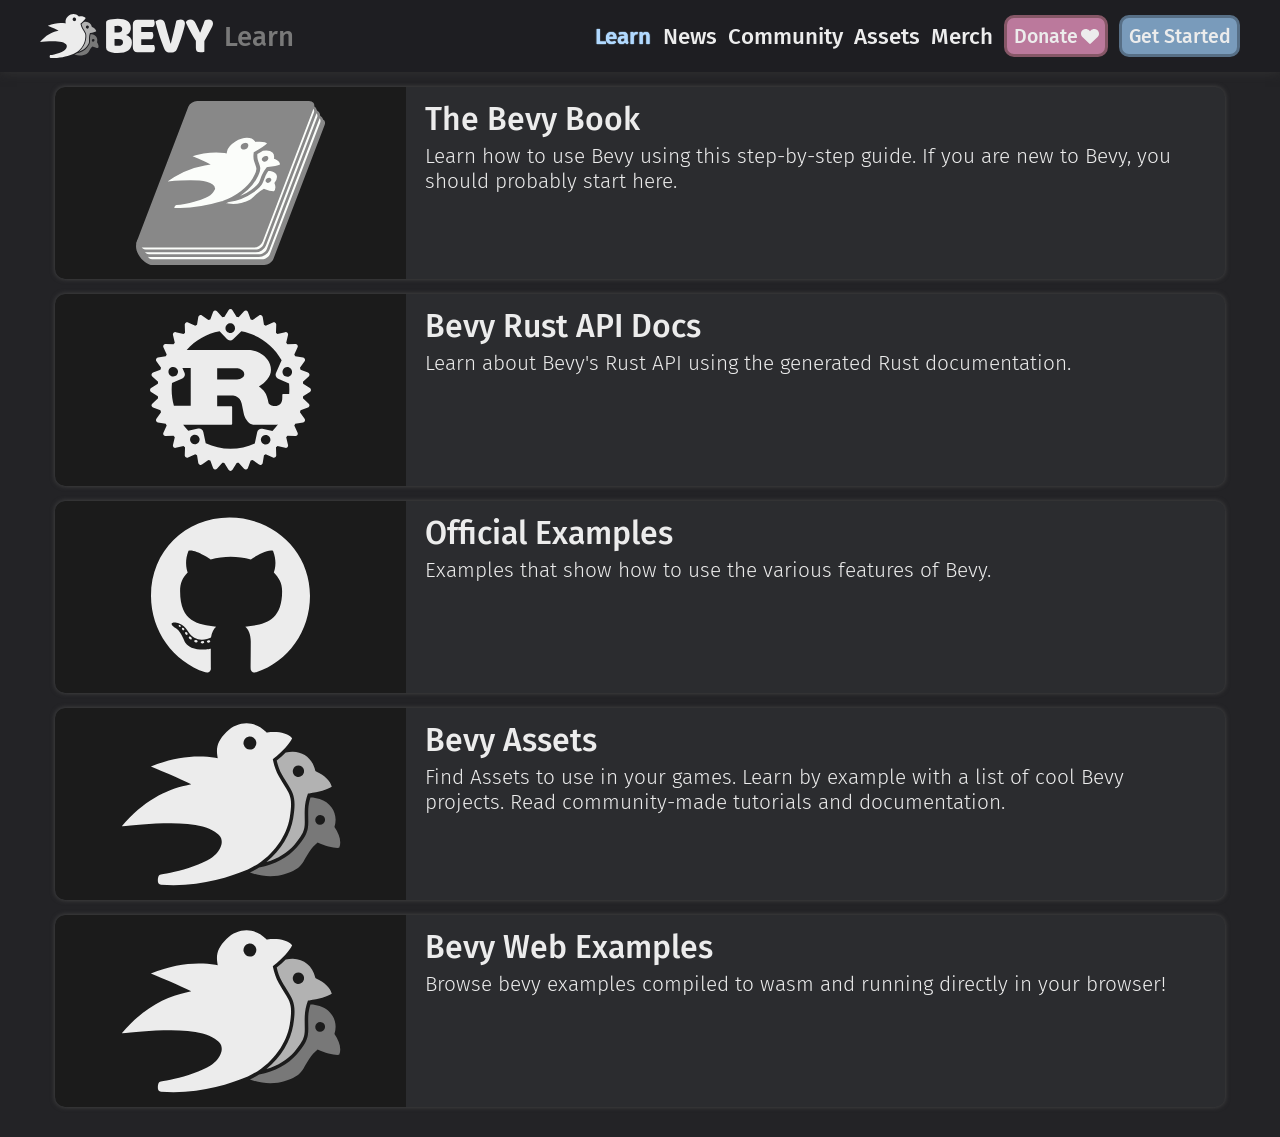
<file: learn/index.html>
<!doctype html>
<html lang="en">
    <head>
        <meta charset="UTF-8">
        <meta name='viewport' content="width=device-width, initial-scale=1" />
        <meta property="og:title" content="Bevy - Learn" />
        <meta property="og:type" content="website" />
        <meta property="og:url" content="https://bevyengine.org&#x2F;&#x2F;learn&#x2F;" />
        <meta property="og:image" content="https://bevyengine.org/assets/bevy_logo_fill.png" />
        <meta property="og:description" content="Bevy is a refreshingly simple data-driven game engine built in Rust. It is free and open-source forever!" />
        <link rel="shortcut icon" type="image/png" href="/assets/favicon.png">
        <link rel="stylesheet" href="/site.css" />
        <link href="/atom.xml" rel="alternate" type="application/atom+xml" />
        <title>Bevy - Learn</title>
         
    </head>

    <body>
        <div class="headerbar-container">
            <nav class="headerbar container">
                <a href="/" class="header-logo">
                    <img src="/assets/bevy_logo_dark.svg" class="logo" alt="bevy logo" />
                </a>
                
                    <a href="/" class="header-logo-mobile">
                        <img src="/assets/bevy_icon_dark.svg" class="logo" alt="bevy icon" />
                    </a>
                
                <div class="header-item header-message">
                    
                    Learn
                    
                </div>
                <div class="header-item header-push"></div>
                



    


<a href="&#x2F;learn" class="header-item header-item-active"  >
    Learn
</a>

                



    


<a href="&#x2F;news" class="header-item" >
    News
</a>

                



    


<a href="&#x2F;community" class="header-item" >
    Community
</a>

                



    


<a href="&#x2F;assets" class="header-item" >
    Assets
</a>

                <a class="header-item" href="https://merch.bevyengine.org">Merch</a>
                <a class="header-item header-button header-button-donate" href="https://github.com/sponsors/cart">Donate <img src="/assets/heart.svg" class="header-button-donate-heart" alt="heart icon"/></a>
                <a class="header-item header-button" href="/learn/book/getting-started/">Get Started</a>
            </nav>
        </div>
        <section class="section">
            <div class="container">
                
<div class="card-list padded-content">
  <a class="card" href="/learn/book/introduction">
    <div class="card-image">
      <img src="/assets/book.svg" class="centered-card-image" alt="Bevy book" />
    </div>
    <div class="card-text">
      <div class="card-title">
        The Bevy Book
      </div>
      <div class="card-description">
        Learn how to use Bevy using this step-by-step guide. If you are new to Bevy, you should probably start here.
      </div>
    </div>
  </a>
  <a class="card" href="https://docs.rs/bevy">
    <div class="card-image">
      <img src="/assets/rust-logo-light.svg" class="centered-card-image" alt="Rust logo" />
    </div>
    <div class="card-text">
      <div class="card-title">
        Bevy Rust API Docs
      </div>
      <div class="card-description">
        Learn about Bevy's Rust API using the generated Rust documentation.
      </div>
    </div>
  </a>
  <a class="card" href="https://github.com/bevyengine/bevy/tree/latest/examples#examples">
    <div class="card-image">
      <img src="/assets/github.svg" class="centered-card-image" alt="Github logo" />
    </div>
    <div class="card-text">
      <div class="card-title">
        Official Examples
      </div>
      <div class="card-description">
        Examples that show how to use the various features of Bevy.
      </div>
    </div>
  </a>
  <a class="card" href="/assets">
    <div class="card-image">
      <img src="/assets/bevy_icon_dark.svg" class="centered-card-image" alt="Bevy logo" />
    </div>
    <div class="card-text">
      <div class="card-title">
        Bevy Assets
      </div>
      <div class="card-description">
        Find Assets to use in your games. Learn by example with a list of cool Bevy projects. Read community-made
        tutorials and documentation.
      </div>
    </div>
  </a>
  <a class="card" href="/examples">
    <div class="card-image">
      <img src="/assets/bevy_icon_dark.svg" class="centered-card-image" alt="Bevy logo" />
    </div>
    <div class="card-text">
      <div class="card-title">
        Bevy Web Examples
      </div>
      <div class="card-description">
        Browse bevy examples compiled to wasm and running directly in your browser!
      </div>
    </div>
  </a>
</div>

            </div>
        </section>
    </body>
</html>
</file>
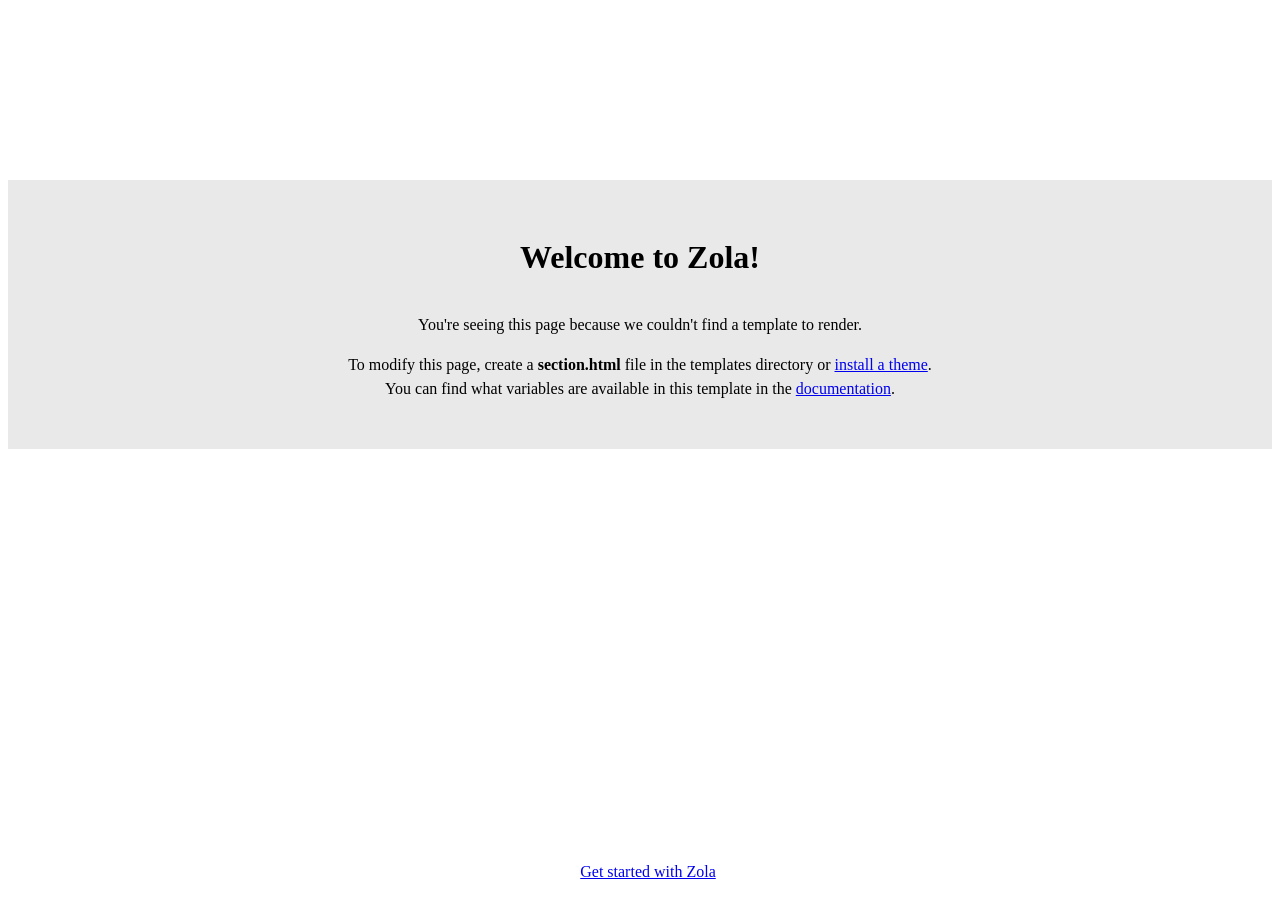
<file: assets/apps/index.html>
<html>
    <head>
        <title>Zola</title>
    </head>
    <body>
        <div class="container">
            <h1>Welcome to Zola!</h1>
            <p>
                You're seeing this page because we couldn't find a template to render.
            </p>
            <p>
                To modify this page, create a <b>section.html</b> file in the templates directory or
                <a href="https://www.getzola.org/documentation/themes/installing-and-using-themes/" target="_blank">install a theme</a>.
                <br>
                You can find what variables are available in this template in the <a href="https:&#x2F;&#x2F;www.getzola.org&#x2F;documentation&#x2F;templates&#x2F;pages-sections&#x2F;#section-variables" target="_blank">documentation</a>.
            </p>
        </div>
        <footer>
            <a href="https://www.getzola.org/documentation/getting-started/cli-usage/" target="_blank">Get started with Zola</a>
        </footer>
        <style>
            html {
                line-height: 1.5;
            }
            h1 {
                margin-bottom: 2rem;
            }
            .container {
                font-family: "sans-serif";
                text-align: center;
                margin-top: 20vh;
                padding: 2rem;
                background: #e9e9e9;
            }
            footer {
                position: fixed;
                width: 100%;
                bottom: 1rem;
                text-align: center;
            }
        </style>
    </body>
</html>
</file>
<file: site.css>
@font-face{font-family:'Fira Mono';font-style:normal;font-weight:400;src:url("../fonts/fira-mono-v8-latin-regular.eot");src:local("Fira Mono Regular"),local("FiraMono-Regular"),url("../fonts/fira-mono-v8-latin-regular.eot?#iefix") format("embedded-opentype"),url("../fonts/fira-mono-v8-latin-regular.woff2") format("woff2"),url("../fonts/fira-mono-v8-latin-regular.woff") format("woff"),url("../fonts/fira-mono-v8-latin-regular.ttf") format("truetype"),url("../fonts/fira-mono-v8-latin-regular.svg#FiraMono") format("svg")}@font-face{font-family:'Fira Sans';font-style:normal;font-weight:300;src:url("/assets/fonts/fira-sans-v10-latin-300.eot");src:local("Fira Sans Light"),local("FiraSans-Light"),url("/assets/fonts/fira-sans-v10-latin-300.eot?#iefix") format("embedded-opentype"),url("/assets/fonts/fira-sans-v10-latin-300.woff2") format("woff2"),url("/assets/fonts/fira-sans-v10-latin-300.woff") format("woff"),url("/assets/fonts/fira-sans-v10-latin-300.ttf") format("truetype"),url("/assets/fonts/fira-sans-v10-latin-300.svg#FiraSans") format("svg")}@font-face{font-family:'Fira Sans';font-style:normal;font-weight:400;src:url("/assets/fonts/fira-sans-v10-latin-regular.eot");src:local("Fira Sans Regular"),local("FiraSans-Regular"),url("/assets/fonts/fira-sans-v10-latin-regular.eot?#iefix") format("embedded-opentype"),url("/assets/fonts/fira-sans-v10-latin-regular.woff2") format("woff2"),url("/assets/fonts/fira-sans-v10-latin-regular.woff") format("woff"),url("/assets/fonts/fira-sans-v10-latin-regular.ttf") format("truetype"),url("/assets/fonts/fira-sans-v10-latin-regular.svg#FiraSans") format("svg")}@font-face{font-family:'Fira Sans';font-style:italic;font-weight:400;src:url("/assets/fonts/fira-sans-v10-latin-italic.eot");src:local("Fira Sans Italic"),local("FiraSans-Italic"),url("/assets/fonts/fira-sans-v10-latin-italic.eot?#iefix") format("embedded-opentype"),url("/assets/fonts/fira-sans-v10-latin-italic.woff2") format("woff2"),url("/assets/fonts/fira-sans-v10-latin-italic.woff") format("woff"),url("/assets/fonts/fira-sans-v10-latin-italic.ttf") format("truetype"),url("/assets/fonts/fira-sans-v10-latin-italic.svg#FiraSans") format("svg")}@font-face{font-family:'Fira Sans';font-style:normal;font-weight:500;src:url("/assets/fonts/fira-sans-v10-latin-500.eot");src:local("Fira Sans Medium"),local("FiraSans-Medium"),url("/assets/fonts/fira-sans-v10-latin-500.eot?#iefix") format("embedded-opentype"),url("/assets/fonts/fira-sans-v10-latin-500.woff2") format("woff2"),url("/assets/fonts/fira-sans-v10-latin-500.woff") format("woff"),url("/assets/fonts/fira-sans-v10-latin-500.ttf") format("truetype"),url("/assets/fonts/fira-sans-v10-latin-500.svg#FiraSans") format("svg")}@font-face{font-family:'Fira Sans';font-style:normal;font-weight:800;src:url("/assets/fonts/fira-sans-v10-latin-800.eot");src:local("Fira Sans ExtraBold"),local("FiraSans-ExtraBold"),url("/assets/fonts/fira-sans-v10-latin-800.eot?#iefix") format("embedded-opentype"),url("/assets/fonts/fira-sans-v10-latin-800.woff2") format("woff2"),url("/assets/fonts/fira-sans-v10-latin-800.woff") format("woff"),url("/assets/fonts/fira-sans-v10-latin-800.ttf") format("truetype"),url("/assets/fonts/fira-sans-v10-latin-800.svg#FiraSans") format("svg")}html{overflow-y:scroll}html,body{width:100%;height:100%;margin:0 0 0 0;color:#ececec;font-family:'Fira Sans', sans-serif;background-color:#232326}@media screen and (max-width: 790px){html,body{font-size:0.7rem}}.container{max-width:1200px;margin-left:auto;margin-right:auto}a:focus{outline:none}.section{display:block;font-size:1.4rem;overflow-x:hidden}.padded-content{padding:15px}.warning{color:#c8c864}.anchor-link,.anchor-link:focus,.anchor-link:hover,.anchor-link:active,.anchor-link:link,.anchor-link:visited{color:#505050;text-shadow:none;font-weight:500}.book-footer{--book-footer-gap: 12px;margin:32px 0}@media (min-width: 768px){.book-footer{--book-footer-gap: 20px}}.book-footer__nav{display:grid;gap:var(--book-footer-gap);padding:var(--book-footer-gap) 0;grid-template-columns:1fr;grid-template-areas:'next' 'prev'}@media (min-width: 768px){.book-footer__nav{grid-template-columns:1fr 1fr;grid-template-areas:'prev next'}}.book-footer__link{display:flex;border:2px solid #2f3033;border-radius:8px;padding:16px 8px}.book-footer__link,.book-footer__link:focus,.book-footer__link:hover,.book-footer__link:active .book-footer__link:link,.book-footer__link:visited{text-decoration:none;color:#9b9b9d}.book-footer__link:hover{background-color:rgba(236,236,236,0.01);color:#ececec}.book-footer__link:hover .book-footer__dir{color:#999}.book-footer__link--prev{grid-area:prev;flex-direction:row-reverse;padding-left:16px}.book-footer__link--prev .book-footer__label{padding:0 8px 0 12px}.book-footer__link--next{grid-area:next;text-align:right;padding-right:16px}.book-footer__link--next .book-footer__label{padding:0 12px 0 8px}.book-footer__label{flex-grow:1;font-size:1.125rem;line-height:1.3}.book-footer__dir{margin-bottom:4px;color:#666;text-transform:uppercase;font-size:0.8rem;line-height:1;letter-spacing:0.1em}.book-footer__chevron{align-self:center}.book-footer__edit-wrapper{border-top:2px solid #2f3033;text-align:center;padding-top:var(--book-footer-gap)}.book-footer__edit{display:inline-flex;align-items:center;padding:8px;font-size:0.9rem}.book-footer__edit,.book-footer__edit:focus,.book-footer__edit:hover,.book-footer__edit:active .book-footer__edit:link,.book-footer__edit:visited{text-decoration:none;color:#555}.book-footer__edit:hover{color:#aaa}.book-footer__edit .icon{margin-right:4px}@media screen and (max-width: 980px){#show-book-nav:not(:checked)+.book-nav{transform:translateX(calc(0px - 210px))}#show-book-nav:checked+.book-nav+.book-content{transform:translateX(210px)}.book-nav{margin-right:calc(0px - 210px)}}.book-nav{box-sizing:border-box;margin-top:15px;flex:0 0 210px;user-select:none;transition:transform 0.3s;padding-left:8px}.book-nav-sections{margin:0;padding:0}.book-nav-sections-container{display:block;padding-left:10px;padding-top:40px}.book-nav-section{list-style-type:none;margin:0;padding:0}.book-nav-sections-indented{margin-left:15px}.book-nav-section-title{position:relative;z-index:1;font-size:1.22rem;color:#999;font-style:normal;text-decoration:none}.book-nav-section-title:hover,.book-nav-section-title:active{color:#ececec;text-shadow:0 0 0.9px #d6d6d6,0 0 0.9px #d6d6d6}.book-nav-section-title-active{font-size:1.22rem;color:#ececec;font-style:normal;text-decoration:none;text-shadow:0 0 0.5px #ececec,0 0 0.5px #ececec}.book-nav-section-number{font-family:'Fira Code', monospace;font-variant-ligatures:none;font-size:1rem;margin-right:-0.2rem}.book-content{transition:transform 0.3s}.card{display:block;flex-direction:left;overflow:hidden;height:12rem;border-radius:10px;background-color:#2b2c2f;margin-bottom:15px;font-style:normal;text-decoration:none;box-shadow:0px 0px 5px #494949}.card:hover{background-color:#2f3033;box-shadow:0px 0px 5px #ececec}.card-image{width:30%;overflow:hidden;object-fit:cover;display:flex;background-color:#1b1b1b;border-top-left-radius:10px;border-bottom-left-radius:10px;align-content:center;justify-content:center;float:left;height:100%;margin-right:0px}.centered-card-image{display:block;align-self:center;height:85%;max-width:85%;border-radius:10px}.card-text{padding-top:0.8rem;padding-bottom:0.8rem;padding-left:1.2rem;padding-right:1.2rem;overflow:hidden;text-overflow:ellipsis}.card-subtitle{display:block;font-weight:200;font-size:1.4rem;font-style:italic;color:#8f8f8f;text-decoration:none}.card-description{display:block;position:relative;font-weight:300;font-size:1.3rem;color:#ececec;text-decoration:none;margin-top:0.4rem;overflow:hidden;text-overflow:ellipsis;height:100px}.card-title{display:block;font-weight:500;font-size:2.0rem;color:#ececec;font-style:normal;text-decoration:none}.card-image-default{display:flex;height:100%;margin-left:auto;margin-right:auto;align-items:center}.headerbar-container{width:100%;background-color:#1e1e22;margin:0;box-shadow:0px 0px 10px #333333}.headerbar{display:flex;padding-left:15px;padding-right:15px;height:4.5rem;margin:0 inherit;user-select:none;align-items:center}.logo{height:75%}.header-logo,.header-logo-mobile,.toggle-nav-mobile{display:flex;height:80%;align-items:center}.header-logo-mobile,.toggle-nav-mobile{height:60%;cursor:pointer;display:none}.toggle-nav-mobile{height:100%}.header-content{display:flex;float:right;height:100%;align-items:center}.header-push{margin-right:auto}.header-item,.header-item:visited,.header-item:link{font-weight:500;font-size:1.4rem;margin-left:0.7rem;color:#ececec;font-style:normal;text-decoration:none}.header-item:active,.header-item:hover,.header-item-active{color:#ececec;text-shadow:0 0 1px #d6d6d6,0 0 1px #d6d6d6}.header-item-active,.header-item-active:hover{color:#b1d9ff !important;text-shadow:0 0 1px #b1d9ff,0 0 1px #b1d9ff}.header-message{text-align:center;color:#797979;font-size:1.725rem}.header-button{background-color:#799bbb;border-style:solid;border-color:#576f86;border-width:3px;padding:0.4rem;border-radius:10px;font-size:1.22rem !important}.header-button-donate{background-color:#bb799c;border-color:#865767}.header-button-donate-heart{height:1.1rem;vertical-align:middle;margin-bottom:0.1rem;margin-left:-0.1rem}@media screen and (max-width: 845px){.header-button{display:none}}@media screen and (max-width: 1120px){.header-message{display:none}}@media screen and (max-width: 980px){.header-logo-mobile,.toggle-nav-mobile{display:flex}.header-logo{display:none}}.icon{--icon-height: 1.2em;display:inline-block;background-color:currentColor;-webkit-mask-repeat:no-repeat;mask-repeat:no-repeat;-webkit-mask-size:contain;mask-size:contain;-webkit-mask-position:center;mask-position:center}.icon--chevron-down{height:var(--icon-height);width:calc(var(--icon-height) * .625);-webkit-mask-image:url("/assets/icon-chevron-down.svg");mask-image:url("/assets/icon-chevron-down.svg")}.icon--chevron-left{height:var(--icon-height);width:calc(var(--icon-height) * .375);-webkit-mask-image:url("/assets/icon-chevron-left.svg");mask-image:url("/assets/icon-chevron-left.svg")}.icon--chevron-right{height:var(--icon-height);width:calc(var(--icon-height) * .375);-webkit-mask-image:url("/assets/icon-chevron-right.svg");mask-image:url("/assets/icon-chevron-right.svg")}.icon--pencil{height:var(--icon-height);width:calc(var(--icon-height) * .79167);-webkit-mask-image:url("/assets/icon-pencil.svg");mask-image:url("/assets/icon-pencil.svg")}.icon--times{height:var(--icon-height);width:calc(var(--icon-height) * .66667);-webkit-mask-image:url("/assets/icon-times.svg");mask-image:url("/assets/icon-times.svg")}.sponsors{width:100%;max-width:800px;margin:0 auto}.sponsors:not(:last-child){margin-bottom:56px}.sponsors__title{font-size:2.2rem;margin:0 0 24px}.sponsors__content{display:flex;flex-direction:column;justify-content:center;align-items:center;max-width:600px;margin:0 auto}@media (min-width: 992px){.sponsors__content{max-width:none;flex-direction:row;flex-wrap:wrap}}.sponsors__link{display:block;margin:0 0 16px}@media (min-width: 992px){.sponsors__link{margin:0 24px 24px}}.sponsors__logo{object-fit:contain}.sponsors--platinum .sponsors__title{color:#ececec}.sponsors--platinum .sponsors__logo{width:100%;max-height:100px}.sponsors--silver .sponsors__title{color:#bbb}.sponsors--silver .sponsors__logo{width:100%;max-height:80px}.sponsors--bronze .sponsors__title{color:#9f7d6c}.sponsors--bronze .sponsors__logo{width:100%;max-height:60px}.item-grid{display:grid;grid-template-columns:repeat(auto-fill, minmax(270px, 1fr));gap:16px}.z-code{color:#c0c5ce;background-color:#2b2c2f}.z-variable.z-parameter.z-function{color:#c0c5ce}.z-comment,.z-punctuation.z-definition.z-comment{color:#65737e}.z-punctuation.z-definition.z-string,.z-punctuation.z-definition.z-variable,.z-punctuation.z-definition.z-string,.z-punctuation.z-definition.z-parameters,.z-punctuation.z-definition.z-string,.z-punctuation.z-definition.z-array{color:#c0c5ce}.z-none{color:#c0c5ce}.z-keyword.z-operator{color:#c0c5ce}.z-keyword{color:#c594c5ff}.z-variable{color:#c0c5ce}.z-entity.z-name.z-function,.z-meta.z-require,.z-support.z-function.z-any-method{color:#6699ccff}.z-support.z-class,.z-entity.z-name.z-class,.z-entity.z-name.z-type.z-class{color:#dfc479}.z-meta.z-class{color:#eff1f5}.z-keyword.z-other.z-special-method{color:#8fa1b3}.z-storage{color:#b48ead}.z-support.z-function{color:#6699ccff}.z-string,.z-constant.z-other.z-symbol,.z-entity.z-other.z-inherited-class{color:#9fc37f}.z-none{color:#e79e6d}.z-constant{color:#e79e6d}.z-entity.z-name.z-tag{color:#e05a67}.z-entity.z-other.z-attribute-name{color:#d08770}.z-entity.z-other.z-attribute-name.z-id,.z-punctuation.z-definition.z-entity{color:#8fa1b3}.z-meta.z-selector{color:#b48ead}.z-markup.z-heading .z-punctuation.z-definition.z-heading,.z-entity.z-name.z-section{color:#8fa1b3}.z-keyword.z-other.z-unit{color:#e79e6d}.z-markup.z-bold,.z-punctuation.z-definition.z-bold{color:#dfc479;font-weight:bold}.z-markup.z-italic,.z-punctuation.z-definition.z-italic{color:#b48ead;font-style:italic}.z-markup.z-raw.z-inline{color:#a3be8c}.z-string.z-other.z-link{color:#bf616a}.z-meta.z-link{color:#e79e6d}.z-markup.z-list{color:#bf616a}.z-markup.z-quote{color:#e79e6d}.z-meta.z-separator{color:#c0c5ce;background-color:#4f5b66}.z-markup.z-inserted,.z-markup.z-inserted.z-git_gutter{color:#a3be8c}.z-markup.z-deleted,.z-markup.z-deleted.z-git_gutter{color:#bf616a}.z-markup.z-changed,.z-markup.z-changed.z-git_gutter{color:#b48ead}.z-markup.z-ignored,.z-markup.z-ignored.z-git_gutter{color:#4f5b66}.z-markup.z-untracked,.z-markup.z-untracked.z-git_gutter{color:#4f5b66}.z-constant.z-other.z-color{color:#96b5b4}.z-string.z-regexp{color:#96b5b4}.z-constant.z-character.z-escape{color:#96b5b4}.z-punctuation.z-section.z-embedded,.z-variable.z-interpolation{color:#ab7967}.z-invalid.z-illegal{color:#2b303b;background-color:#bf616a}.z-markup.z-deleted.z-git_gutter{color:#f92672}.z-markup.z-inserted.z-git_gutter{color:#a6e22e}.z-markup.z-changed.z-git_gutter{color:#967efb}.z-markup.z-ignored.z-git_gutter{color:#565656}.z-markup.z-untracked.z-git_gutter{color:#565656}.z-meta.z-generic.z-rust,.z-entity.z-name.z-struct.z-rust,.z-entity.z-name.z-impl.z-rust{color:#dfc479}.z-punctuation.z-definition.z-generic.z-rust{color:#c0c5ce}.z-storage.z-type.z-function,.z-keyword.z-operator.z-rust,.z-storage.z-type.z-struct.z-rust,.z-punctuation.z-accessor.z-rust,.z-storage.z-modifier.z-rust{color:#c594c5ff}.z-support.z-macro.z-rust{color:#6699ccff}.z-punctuation.z-definition.z-string{color:#9fc37f}.z-entity.z-name.z-trait.z-rust{color:#56b6c2}.z-meta.z-annotation.z-rust,.z-variable.z-annotation.z-rust{color:#d19a66}.z-meta.z-annotation.z-parameters.z-rust{color:#d1af8f}.z-meta.z-annotation.z-parameters.z-rust .z-begin,.z-meta.z-annotation.z-parameters.z-rust .z-end,.z-meta.z-annotation.z-parameters.z-rust .z-punctuation{color:#d19a66}.z-variable.z-function.z-shell,.z-support.z-function.z-shell{color:#6699ccff}.z-variable.z-parameter.z-option{color:#c594c5ff}.tree-menu{margin:0;padding:0;position:relative;z-index:2}.tree-menu *{box-sizing:border-box}.tree-menu__state{display:none}.tree-menu__item{list-style:none}.tree-menu__item>.tree-menu{display:none;padding-left:16px}.tree-menu__label{display:flex;border-radius:4px;margin-bottom:2px;opacity:0.6}.tree-menu__label:hover{opacity:1.0;background-color:rgba(236,236,236,0.1)}.tree-menu__label--with-chevron .tree-menu__link{padding-right:4px}.tree-menu__link{display:flex;align-items:center;flex-grow:1;padding:4px 16px;min-height:32px;text-decoration:none;line-height:1.25;font-size:1rem}.tree-menu__link,.tree-menu__link:focus,.tree-menu__link:active,.tree-menu__link:hover,.tree-menu__link:link,.tree-menu__link:visited{color:#ececec}.tree-menu__toggle{display:flex;align-items:center;justify-content:center;flex-shrink:0;width:44px;cursor:pointer;border-radius:4px;user-select:none}.tree-menu__toggle:hover{background-color:rgba(236,236,236,0.1)}.tree-menu__chevron{transition:transform 250ms;transform:rotate(-90deg)}.tree-menu__item--active>.tree-menu__label{background-color:rgba(236,236,236,0.1);opacity:1.0}.tree-menu__item--active>.tree-menu__label .tree-menu__link{color:#ececec}.tree-menu__state:checked+.tree-menu__item>.tree-menu__label .tree-menu__chevron{transform:rotate(0deg)}.tree-menu__state:checked+.tree-menu__item>.tree-menu{display:block}.community-icon{width:50% !important;max-width:7rem}.assets{display:flex}.assets .asset-section{font-size:2.4rem;margin:0 0 20px}.assets .asset-subsection{font-size:1.9rem;margin:0 0 16px}.assets .item-grid{margin-bottom:52px}.assets .card{margin:0;height:8rem}.assets .card-title{font-size:1.3rem;overflow-wrap:break-word}.assets .card-description{font-size:1rem;height:initial}.assets .card-image>img{display:block;height:auto;max-width:100%}.assets a{text-decoration:none}.assets .book-content{margin-top:16px}.assets .book-content h3{font-size:1.9rem;font-weight:700;text-decoration:none}.book-page{display:flex;width:100%;min-height:500px}.book-page-subtitle{font-size:1.3rem;font-weight:800;color:#999999;font-style:italic;vertical-align:middle}.book-content{padding-left:15px;padding-right:15px;position:relative;width:100%;min-width:0}.book-content h1{margin-top:15px;font-size:2.4rem;margin-bottom:15px}.book-content h2{font-size:1.8rem;margin-bottom:15px}.book-content h3{font-size:1.4rem;font-weight:500;text-decoration:underline;margin-bottom:15px}.book-content p{margin-top:5px}.book-whats-a-bevy{background-color:#00000000 !important;height:2.4rem !important;border-radius:unset !important}.news-title{font-size:2.8rem;font-weight:800;margin-bottom:0px;margin-top:0px}.news-subtitle{margin-top:0px;font-size:1.22rem;font-weight:200;font-style:italic;color:#8f8f8f}.news-content img{border-radius:10px;max-width:100%}.news-content video{border-radius:10px;max-width:100%}.news-social-links{display:inline-block}.news-social-icon{height:1.3rem;vertical-align:middle}.news-social-link{font-size:1.1rem;color:#ececec}.release-feature-authors{margin-top:-1.0rem !important;font-style:italic;color:#8f8f8f}.news-image-subtitle{color:#8f8f8f;font-style:italic;font-size:1.0rem;margin-top:-0.5rem}.bevy-logo-header{display:block;margin-left:auto;margin-right:auto;width:100%;max-width:35rem}.bevy-description{text-align:center;margin-top:1.5rem;font-size:1.5rem;font-weight:500}.feature-list{margin-top:1.5rem;display:flex;justify-content:center;flex-wrap:wrap;margin-left:auto;margin-right:auto}.feature-container{display:flex;flex-wrap:wrap;justify-content:center}.feature-container-reverse{flex-wrap:wrap-reverse}.feature-title{margin-top:1.0rem;margin-bottom:0.3rem}.feature-description{font-size:1.3rem}.feature-image{height:20rem;background-color:#2b2c2f;border-radius:4rem;display:flex;align-items:center;justify-content:center;overflow:hidden;background-clip:padding-box}.feature-text{max-height:18rem;align-self:center}.feature-image,.feature-text{min-width:30rem;max-width:30rem;border-width:1.8rem;border-style:solid;border-color:transparent}.feature-sublist{margin-top:0.5rem;margin-bottom:0.5rem;margin-left:0px;padding-left:2rem;font-size:1.22rem}.feature-img{max-height:80%;max-width:80%}.features-whats-next{text-align:center;font-size:1.5rem !important;margin-top:2rem;margin-bottom:2rem;width:100%}.features-sponsors{margin-top:3rem;text-align:center;font-size:1.5rem !important;line-height:2.2rem !important;margin-bottom:8rem}.sponsors-section{display:flex;width:100%;justify-content:center}.bronze-sponsor-image{height:3.8rem;margin:1rem}.silver-sponsor-image{height:5.4rem;margin:1rem}.platinum-sponsor-image{height:7.0rem;margin:1rem}.media-content{width:100%;font-size:1.22rem;font-weight:400;line-height:1.7446rem;color:#d2d2d2;font-style:normal;text-decoration:none}.media-content h2{margin-top:3.0rem;font-size:2.2rem}.media-content h3{font-size:1.5rem;margin-bottom:1rem}.media-content h4{margin-bottom:1rem}.media-content pre{font-family:'Fira Code', monospace;font-variant-ligatures:none;padding:10px;padding-left:15px;font-size:1.1rem;border-radius:10px;word-wrap:break-word;white-space:pre-wrap}.media-content a code,.media-content a:active code,.media-content a:visited code,.media-content a:link code{font-family:'Fira Code', monospace;font-variant-ligatures:none;color:#e4c151;font-style:normal;text-decoration:none}.media-content code{font-family:'Fira Code', monospace;font-variant-ligatures:none;font-size:1.05rem;color:#c8c8c8;background-color:#2b2c2f;border-radius:10px;padding-bottom:3px;padding-top:3px;padding-left:8px;padding-right:8px;text-decoration:none}.media-content ol,.media-content ul{padding-left:2.5rem}.media-content a:hover code{background-color:#414247}.media-content a{text-decoration:none;color:#7c90ff}.media-content a:hover{text-shadow:0 0 0.9px #6c82ff,0 0 0.9px #6c82ff}.media-content pre code{padding-bottom:0px;padding-top:0px;padding-left:0px;padding-right:0px}.fun-list{color:#a0c5e7}
</file>
